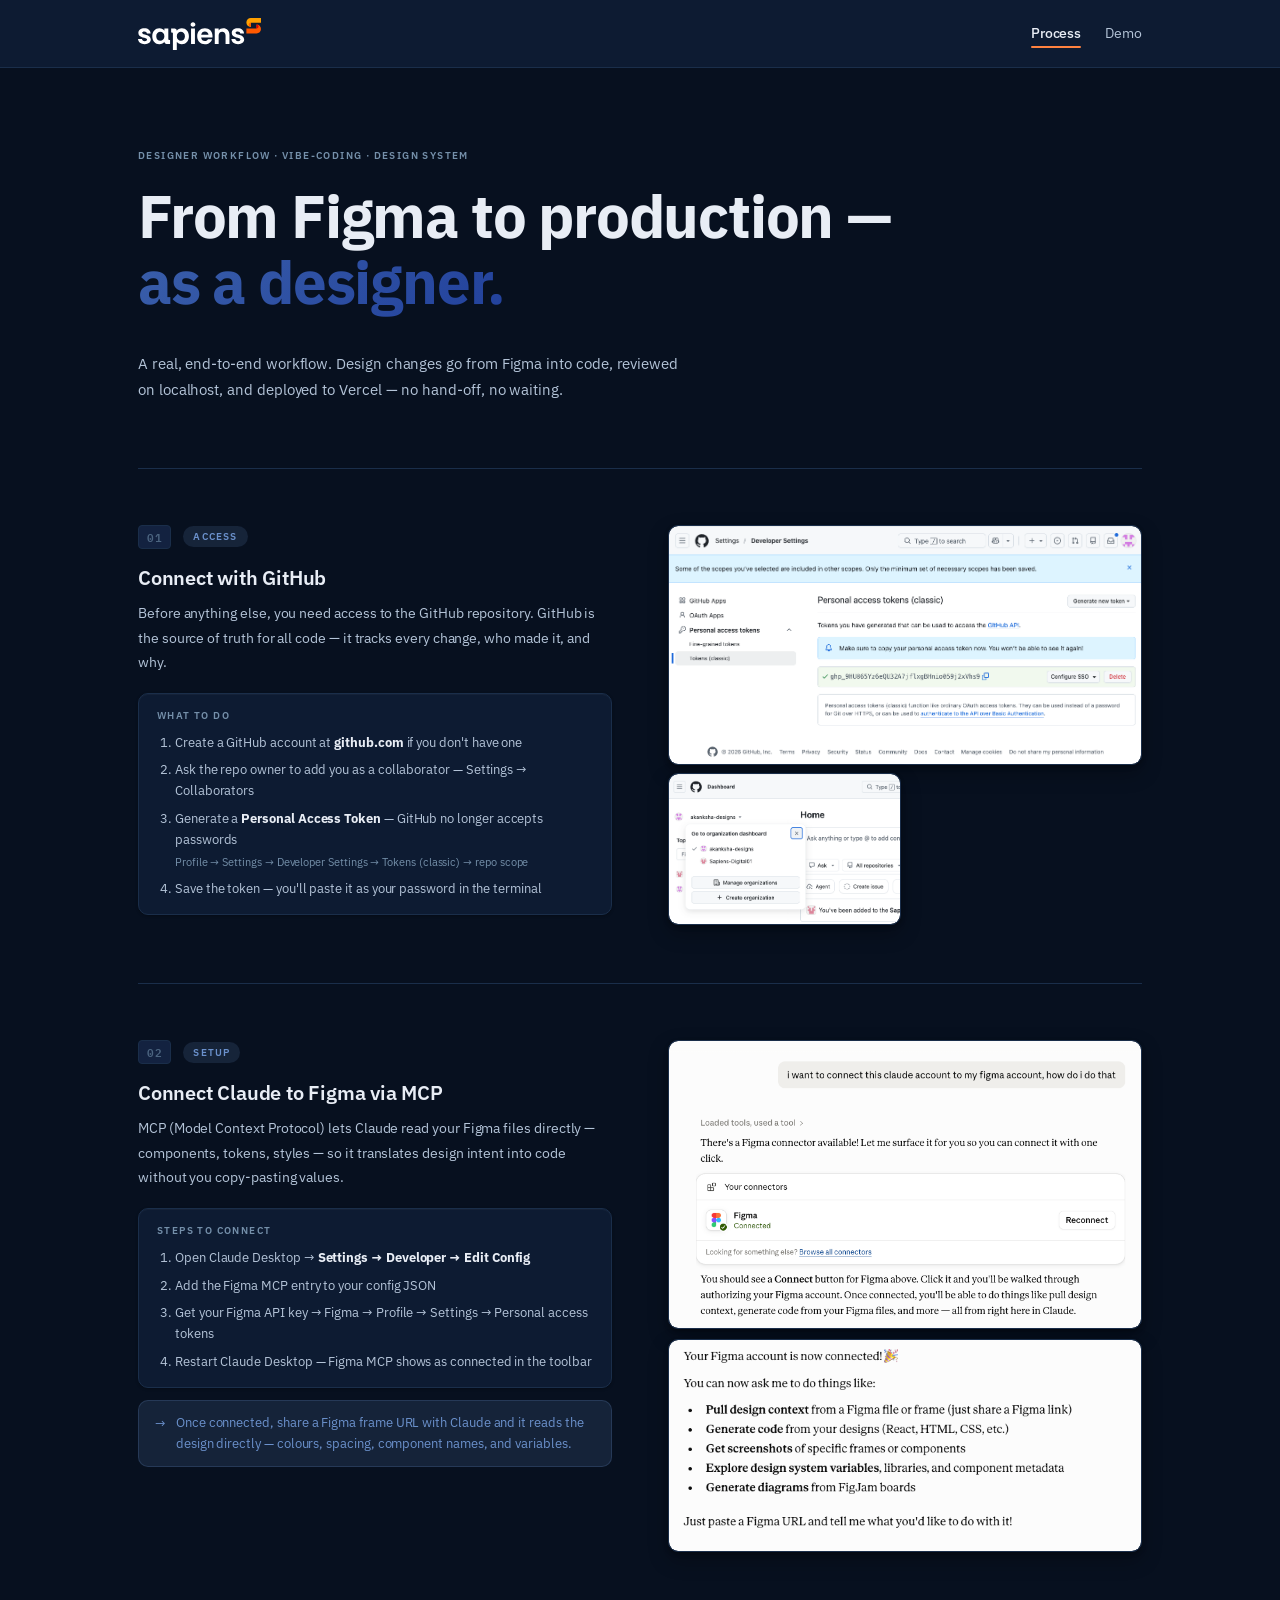
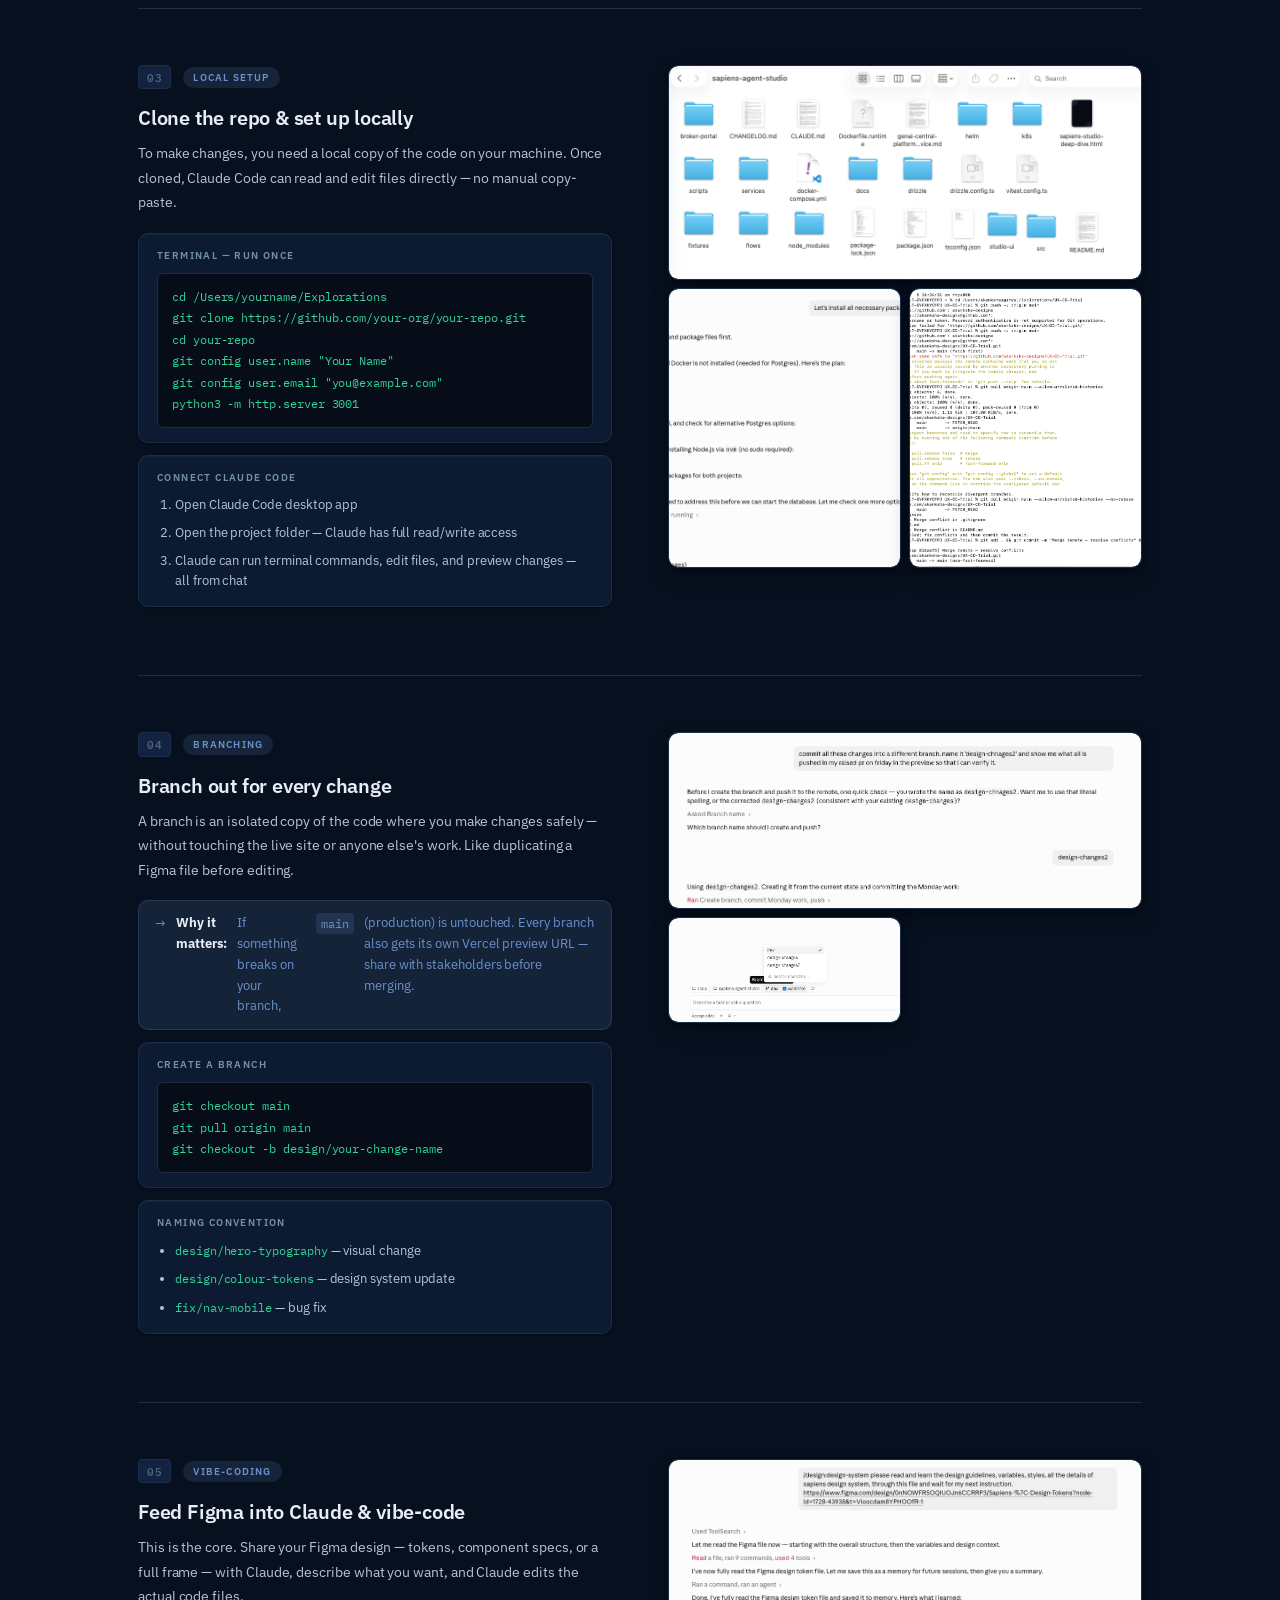
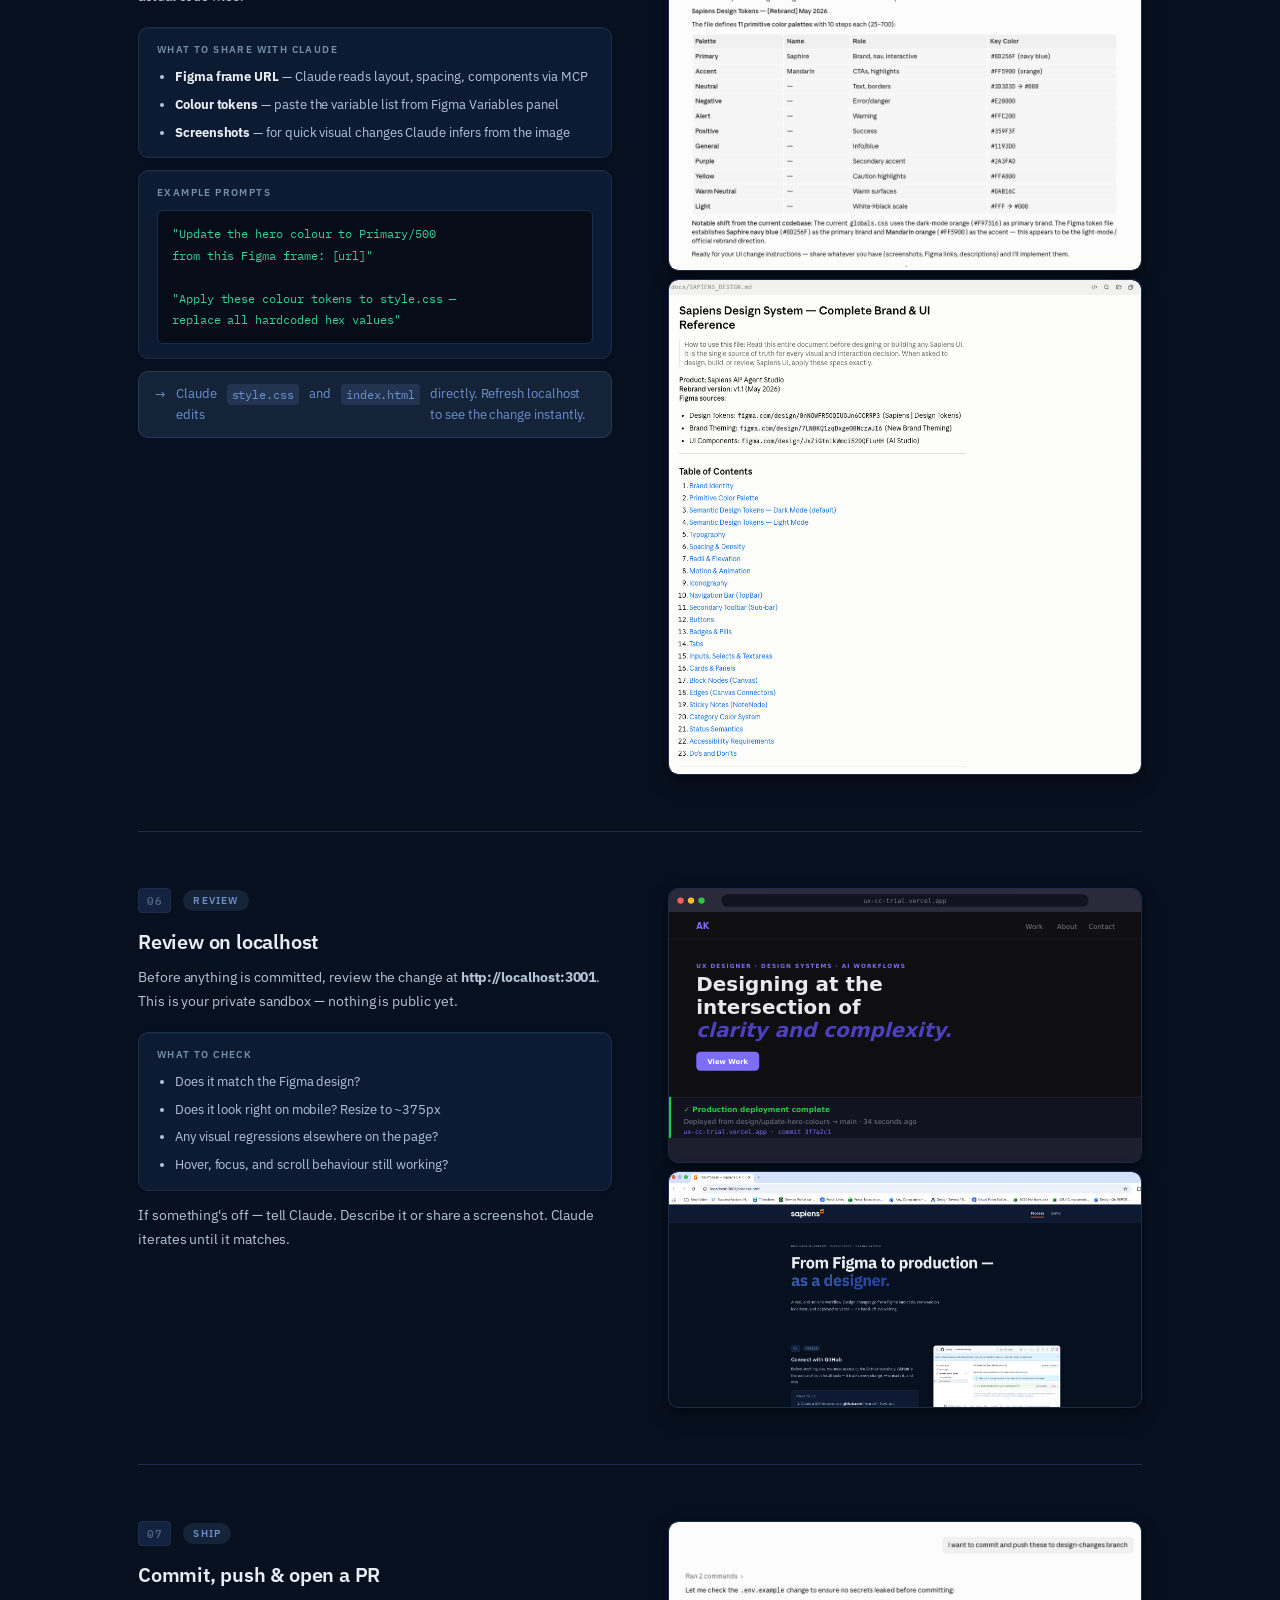
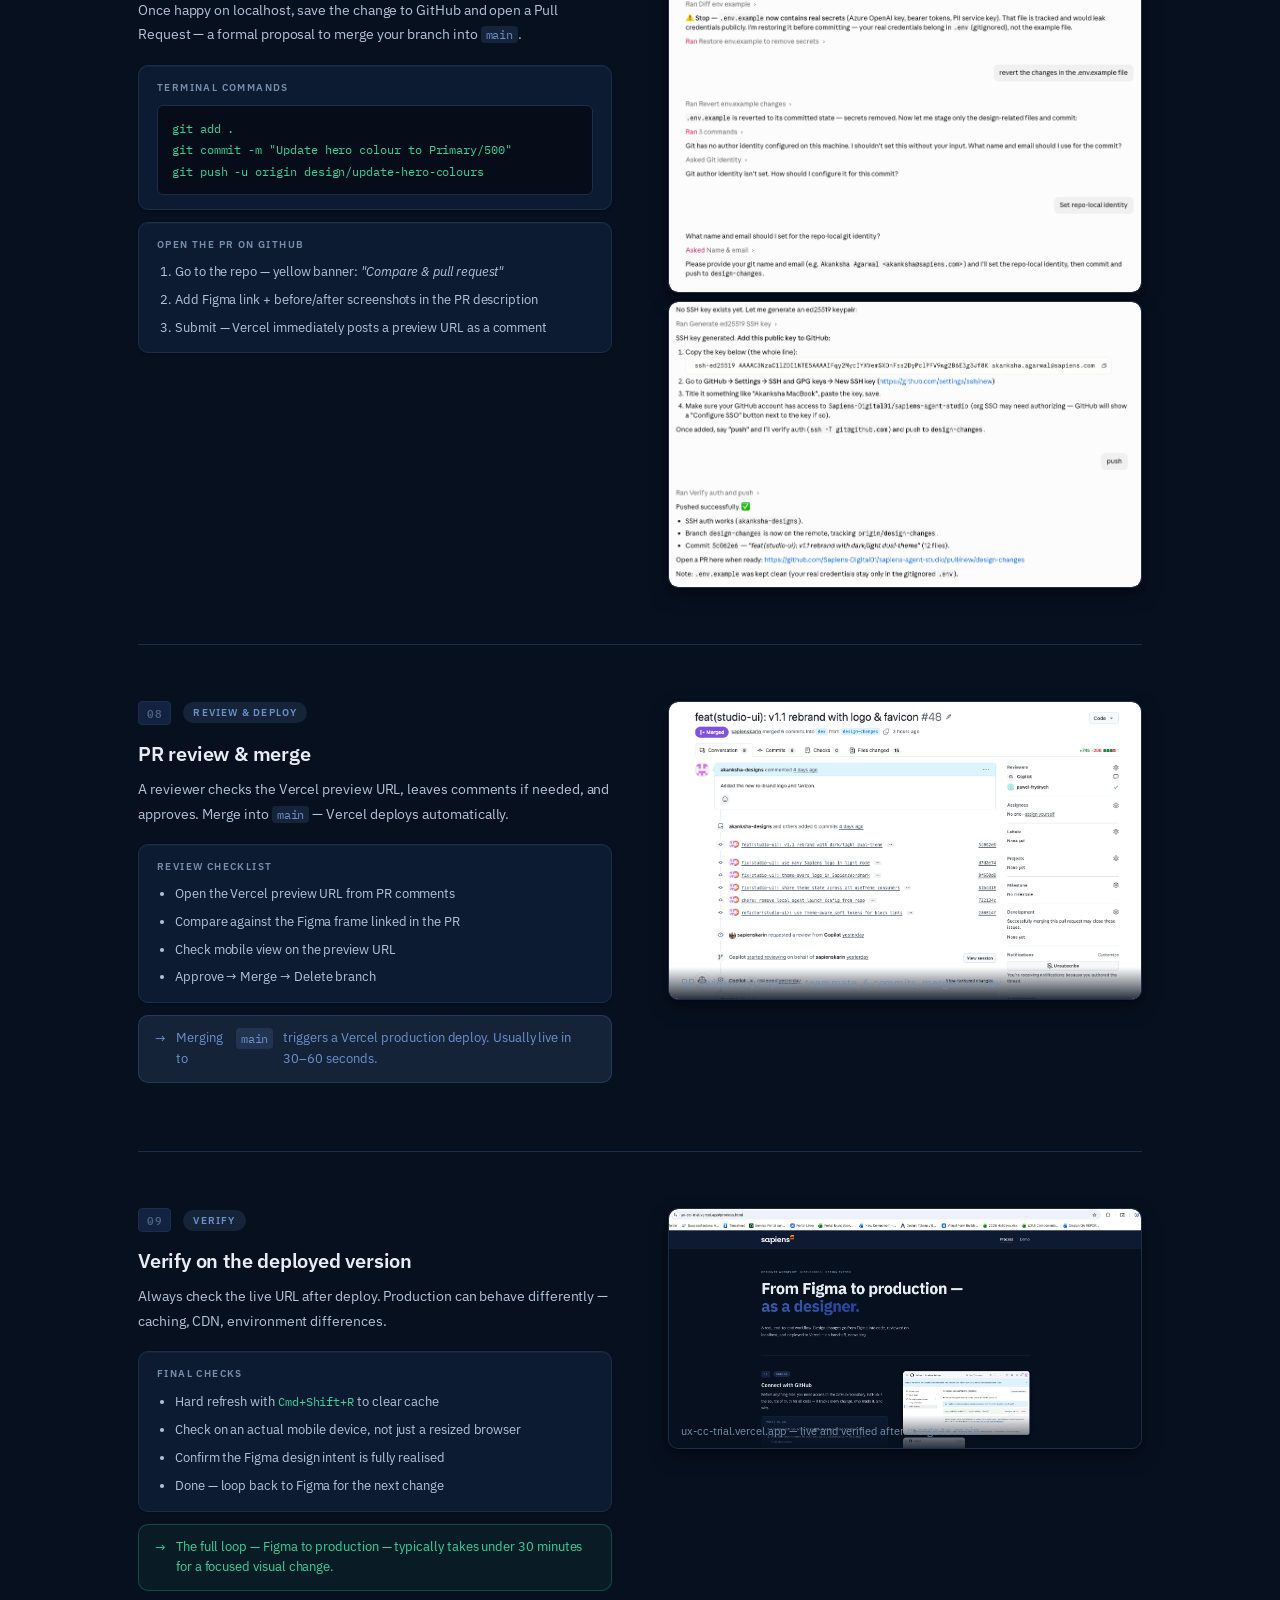
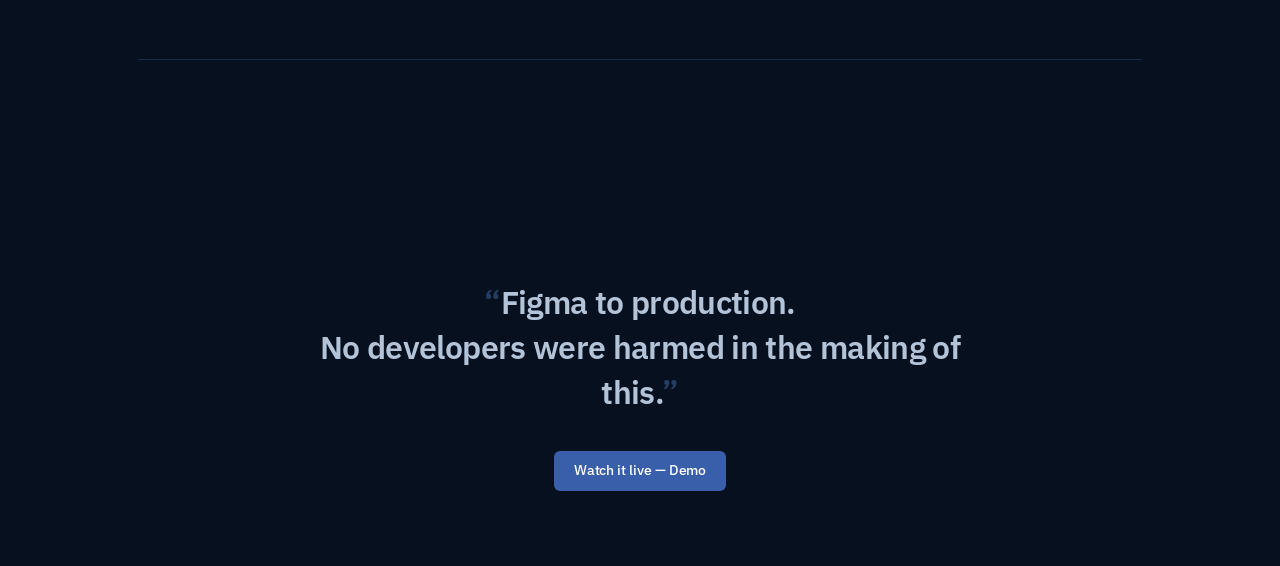
<file: index.html>
<!DOCTYPE html>
<html lang="en">
<head>
  <meta charset="UTF-8" />
  <meta name="viewport" content="width=device-width, initial-scale=1.0" />
  <title>The Process — Sapiens UX Workflow</title>
  <link rel="icon" type="image/svg+xml" href="favicon.svg" />
  <link rel="stylesheet" href="style.css" />
  <link rel="stylesheet" href="process.css" />
</head>
<body>
  <header class="site-header">
    <nav class="nav">
      <a href="index.html" class="nav-logo"><img src="images/sapiens-logo.svg" alt="Sapiens" /></a>
      <ul class="nav-links">
        <li><a href="index.html" class="active">Process</a></li>
        <li><a href="demo.html">Demo</a></li>
      </ul>
    </nav>
  </header>

  <main class="process-main">

    <div class="process-hero">
      <p class="hero-label">Designer Workflow · Vibe-Coding · Design System</p>
      <h1 class="hero-heading">From Figma to production —<br /><em>as a designer.</em></h1>
      <p class="process-hero-sub">A real, end-to-end workflow. Design changes go from Figma into code, reviewed on localhost, and deployed to Vercel — no hand-off, no waiting.</p>
    </div>

    <div class="steps">

      <!-- ─── Step 1 ─── -->
      <article class="step">
        <div class="step-body">
          <div class="step-content">
            <div class="step-header">
              <span class="step-number">01</span>
              <span class="step-tag">Access</span>
            </div>
            <h2>Connect with GitHub</h2>
            <p>Before anything else, you need access to the GitHub repository. GitHub is the source of truth for all code — it tracks every change, who made it, and why.</p>
            <div class="step-block">
              <p class="step-block-label">What to do</p>
              <ol>
                <li>Create a GitHub account at <strong>github.com</strong> if you don't have one</li>
                <li>Ask the repo owner to add you as a collaborator — Settings → Collaborators</li>
                <li>Generate a <strong>Personal Access Token</strong> — GitHub no longer accepts passwords<br />
                  <span class="muted">Profile → Settings → Developer Settings → Tokens (classic) → repo scope</span></li>
                <li>Save the token — you'll paste it as your password in the terminal</li>
              </ol>
            </div>
          </div>
          <div class="step-images" data-count="2">
            <div class="img-collage img-collage--s1">
              <figure class="img-slot img-slot--landscape">
                <img src="images/s1-github-pat.png" alt="GitHub Personal Access Tokens page" />
                <figcaption>Settings → Developer Settings → Personal access tokens (classic)</figcaption>
              </figure>
              <figure class="img-slot img-slot--portrait">
                <img src="images/s1-github-orgs.png" alt="GitHub org switcher" />
                <figcaption>Switch between your personal account and org</figcaption>
              </figure>
            </div>
          </div>
        </div>
      </article>

      <!-- ─── Step 2 ─── -->
      <article class="step">
        <div class="step-body">
          <div class="step-content">
            <div class="step-header">
              <span class="step-number">02</span>
              <span class="step-tag">Setup</span>
            </div>
            <h2>Connect Claude to Figma via MCP</h2>
            <p>MCP (Model Context Protocol) lets Claude read your Figma files directly — components, tokens, styles — so it translates design intent into code without you copy-pasting values.</p>
            <div class="step-block">
              <p class="step-block-label">Steps to connect</p>
              <ol>
                <li>Open Claude Desktop → <strong>Settings → Developer → Edit Config</strong></li>
                <li>Add the Figma MCP entry to your config JSON</li>
                <li>Get your Figma API key → Figma → Profile → Settings → Personal access tokens</li>
                <li>Restart Claude Desktop — Figma MCP shows as connected in the toolbar</li>
              </ol>
            </div>
            <div class="step-callout">
              <span class="callout-icon">→</span>
              Once connected, share a Figma frame URL with Claude and it reads the design directly — colours, spacing, component names, and variables.
            </div>
          </div>
          <div class="step-images" data-count="2">
            <div class="img-collage img-collage--s2">
              <figure class="img-slot">
                <img src="images/s2-figma-connector.png" alt="Claude Figma connector panel" />
                <figcaption>Claude → Your connectors → Figma → Connect</figcaption>
              </figure>
              <figure class="img-slot">
                <img src="images/s2-figma-connected.png" alt="Figma account connected confirmation" />
                <figcaption>Figma account connected — Claude can now read your design files</figcaption>
              </figure>
            </div>
          </div>
        </div>
      </article>

      <!-- ─── Step 3 ─── -->
      <article class="step">
        <div class="step-body">
          <div class="step-content">
            <div class="step-header">
              <span class="step-number">03</span>
              <span class="step-tag">Local Setup</span>
            </div>
            <h2>Clone the repo &amp; set up locally</h2>
            <p>To make changes, you need a local copy of the code on your machine. Once cloned, Claude Code can read and edit files directly — no manual copy-paste.</p>
            <div class="step-block">
              <p class="step-block-label">Terminal — run once</p>
              <pre><code>cd /Users/yourname/Explorations
git clone https://github.com/your-org/your-repo.git
cd your-repo
git config user.name "Your Name"
git config user.email "you@example.com"
python3 -m http.server 3001</code></pre>
            </div>
            <div class="step-block">
              <p class="step-block-label">Connect Claude Code</p>
              <ol>
                <li>Open Claude Code desktop app</li>
                <li>Open the project folder — Claude has full read/write access</li>
                <li>Claude can run terminal commands, edit files, and preview changes — all from chat</li>
              </ol>
            </div>
          </div>
          <div class="step-images" data-count="3">
            <div class="img-collage img-collage--s3">
              <figure class="img-slot img-slot--top">
                <img src="images/s3-repo-files.png" alt="Repo folder structure in Finder" />
                <figcaption>The cloned repo — project structure in Finder</figcaption>
              </figure>
              <figure class="img-slot img-slot--bl">
                <img src="images/s3-claude-install.png" alt="Claude installing packages" />
                <figcaption>Claude installing dependencies</figcaption>
              </figure>
              <figure class="img-slot img-slot--br">
                <img src="images/s3-terminal.png" alt="Terminal showing git commands" />
                <figcaption>Terminal — git setup and push</figcaption>
              </figure>
            </div>
          </div>
        </div>
      </article>

      <!-- ─── Step 4 ─── -->
      <article class="step">
        <div class="step-body">
          <div class="step-content">
            <div class="step-header">
              <span class="step-number">04</span>
              <span class="step-tag">Branching</span>
            </div>
            <h2>Branch out for every change</h2>
            <p>A branch is an isolated copy of the code where you make changes safely — without touching the live site or anyone else's work. Like duplicating a Figma file before editing.</p>
            <div class="step-callout">
              <span class="callout-icon">→</span>
              <strong>Why it matters:</strong> If something breaks on your branch, <code>main</code> (production) is untouched. Every branch also gets its own Vercel preview URL — share with stakeholders before merging.
            </div>
            <div class="step-block">
              <p class="step-block-label">Create a branch</p>
              <pre><code>git checkout main
git pull origin main
git checkout -b design/your-change-name</code></pre>
            </div>
            <div class="step-block">
              <p class="step-block-label">Naming convention</p>
              <ul>
                <li><code>design/hero-typography</code> — visual change</li>
                <li><code>design/colour-tokens</code> — design system update</li>
                <li><code>fix/nav-mobile</code> — bug fix</li>
              </ul>
            </div>
          </div>
          <div class="step-images" data-count="2">
            <div class="img-collage img-collage--s4">
              <figure class="img-slot img-slot--top">
                <img src="images/s4-claude-branch.png" alt="Claude creating a new branch" />
                <figcaption>Claude creating the branch and committing — all from chat</figcaption>
              </figure>
              <figure class="img-slot img-slot--bl">
                <img src="images/s4-branch-switcher.png" alt="Branch switcher showing design branches" />
                <figcaption>Branch switcher — design-changes, design-changes2 visible alongside dev</figcaption>
              </figure>
            </div>
          </div>
        </div>
      </article>

      <!-- ─── Step 5 ─── -->
      <article class="step">
        <div class="step-body">
          <div class="step-content">
            <div class="step-header">
              <span class="step-number">05</span>
              <span class="step-tag">Vibe-Coding</span>
            </div>
            <h2>Feed Figma into Claude &amp; vibe-code</h2>
            <p>This is the core. Share your Figma design — tokens, component specs, or a full frame — with Claude, describe what you want, and Claude edits the actual code files.</p>
            <div class="step-block">
              <p class="step-block-label">What to share with Claude</p>
              <ul>
                <li><strong>Figma frame URL</strong> — Claude reads layout, spacing, components via MCP</li>
                <li><strong>Colour tokens</strong> — paste the variable list from Figma Variables panel</li>
                <li><strong>Screenshots</strong> — for quick visual changes Claude infers from the image</li>
              </ul>
            </div>
            <div class="step-block">
              <p class="step-block-label">Example prompts</p>
              <pre><code>"Update the hero colour to Primary/500
from this Figma frame: [url]"

"Apply these colour tokens to style.css —
replace all hardcoded hex values"</code></pre>
            </div>
            <div class="step-callout">
              <span class="callout-icon">→</span>
              Claude edits <code>style.css</code> and <code>index.html</code> directly. Refresh localhost to see the change instantly.
            </div>
          </div>
          <div class="step-images" data-count="2">
            <div class="img-collage img-collage--s5">
              <figure class="img-slot img-slot--top">
                <img src="images/s5-claude-reads.png" alt="Claude reading and summarising design tokens" />
                <figcaption>Claude reads the Figma tokens and is ready to apply them to code</figcaption>
              </figure>
              <figure class="img-slot img-slot--bottom">
                <img src="images/s5-design-file.png" alt="Sapiens Design System file fed to Claude" />
                <figcaption>Feeding the Sapiens design system file to Claude</figcaption>
              </figure>
            </div>
          </div>
        </div>
      </article>

      <!-- ─── Step 6 ─── -->
      <article class="step">
        <div class="step-body">
          <div class="step-content">
            <div class="step-header">
              <span class="step-number">06</span>
              <span class="step-tag">Review</span>
            </div>
            <h2>Review on localhost</h2>
            <p>Before anything is committed, review the change at <strong>http://localhost:3001</strong>. This is your private sandbox — nothing is public yet.</p>
            <div class="step-block">
              <p class="step-block-label">What to check</p>
              <ul>
                <li>Does it match the Figma design?</li>
                <li>Does it look right on mobile? Resize to ~375px</li>
                <li>Any visual regressions elsewhere on the page?</li>
                <li>Hover, focus, and scroll behaviour still working?</li>
              </ul>
            </div>
            <p>If something's off — tell Claude. Describe it or share a screenshot. Claude iterates until it matches.</p>
          </div>
          <div class="step-images" data-count="2">
            <div class="img-collage img-collage--s6">
              <figure class="img-slot">
                <img src="images/step9-deployed.svg" alt="Old design before changes" />
                <figcaption>Before — old design on localhost</figcaption>
              </figure>
              <figure class="img-slot">
                <img src="images/s6-localhost.png" alt="New design after vibe-coding changes" />
                <figcaption>After — updated design with Sapiens branding on localhost</figcaption>
              </figure>
            </div>
          </div>
        </div>
      </article>

      <!-- ─── Step 7 ─── -->
      <article class="step">
        <div class="step-body">
          <div class="step-content">
            <div class="step-header">
              <span class="step-number">07</span>
              <span class="step-tag">Ship</span>
            </div>
            <h2>Commit, push &amp; open a PR</h2>
            <p>Once happy on localhost, save the change to GitHub and open a Pull Request — a formal proposal to merge your branch into <code>main</code>.</p>
            <div class="step-block">
              <p class="step-block-label">Terminal commands</p>
              <pre><code>git add .
git commit -m "Update hero colour to Primary/500"
git push -u origin design/update-hero-colours</code></pre>
            </div>
            <div class="step-block">
              <p class="step-block-label">Open the PR on GitHub</p>
              <ol>
                <li>Go to the repo — yellow banner: <em>"Compare &amp; pull request"</em></li>
                <li>Add Figma link + before/after screenshots in the PR description</li>
                <li>Submit — Vercel immediately posts a preview URL as a comment</li>
              </ol>
            </div>
          </div>
          <div class="step-images" data-count="2">
            <div class="img-collage img-collage--s7">
              <figure class="img-slot img-slot--top">
                <img src="images/s7-commit-process.png" alt="Claude committing and resolving git identity" />
                <figcaption>Claude staging files, resolving git identity, and committing cleanly</figcaption>
              </figure>
              <figure class="img-slot img-slot--bottom">
                <img src="images/s7-push-success.png" alt="Claude pushing branch successfully to GitHub" />
                <figcaption>Branch pushed — SSH auth verified, PR link ready</figcaption>
              </figure>
            </div>
          </div>
        </div>
      </article>

      <!-- ─── Step 8 ─── -->
      <article class="step">
        <div class="step-body">
          <div class="step-content">
            <div class="step-header">
              <span class="step-number">08</span>
              <span class="step-tag">Review &amp; Deploy</span>
            </div>
            <h2>PR review &amp; merge</h2>
            <p>A reviewer checks the Vercel preview URL, leaves comments if needed, and approves. Merge into <code>main</code> — Vercel deploys automatically.</p>
            <div class="step-block">
              <p class="step-block-label">Review checklist</p>
              <ul>
                <li>Open the Vercel preview URL from PR comments</li>
                <li>Compare against the Figma frame linked in the PR</li>
                <li>Check mobile view on the preview URL</li>
                <li>Approve → Merge → Delete branch</li>
              </ul>
            </div>
            <div class="step-callout">
              <span class="callout-icon">→</span>
              Merging to <code>main</code> triggers a Vercel production deploy. Usually live in 30–60 seconds.
            </div>
          </div>
          <div class="step-images" data-count="1">
            <figure class="img-slot">
              <img src="images/s8-pr-review.png" alt="GitHub PR merged with Copilot and peer review" />
              <figcaption>PR reviewed by Copilot + teammate, 6 commits, merged into dev</figcaption>
            </figure>
          </div>
        </div>
      </article>

      <!-- ─── Step 9 ─── -->
      <article class="step">
        <div class="step-body">
          <div class="step-content">
            <div class="step-header">
              <span class="step-number">09</span>
              <span class="step-tag">Verify</span>
            </div>
            <h2>Verify on the deployed version</h2>
            <p>Always check the live URL after deploy. Production can behave differently — caching, CDN, environment differences.</p>
            <div class="step-block">
              <p class="step-block-label">Final checks</p>
              <ul>
                <li>Hard refresh with <code>Cmd+Shift+R</code> to clear cache</li>
                <li>Check on an actual mobile device, not just a resized browser</li>
                <li>Confirm the Figma design intent is fully realised</li>
                <li>Done — loop back to Figma for the next change</li>
              </ul>
            </div>
            <div class="step-callout" style="border-color: rgb(52 211 153 / 0.25); background: rgb(52 211 153 / 0.06); color: var(--success);">
              <span class="callout-icon">→</span>
              The full loop — Figma to production — typically takes under 30 minutes for a focused visual change.
            </div>
          </div>
          <div class="step-images" data-count="1">
            <figure class="img-slot">
              <img src="images/s9-deployed.png" alt="Live site on ux-cc-trial.vercel.app" />
              <figcaption>ux-cc-trial.vercel.app — live and verified after merge to main</figcaption>
            </figure>
          </div>
        </div>
      </article>

    </div><!-- /steps -->
  </main>

  <section class="process-end">
    <p class="process-end-quote">Figma to production.<br />No developers were harmed in the making of this.</p>
    <a href="demo.html" class="btn btn-primary">Watch it live — Demo</a>
  </section>
</body>
</html>
</file>
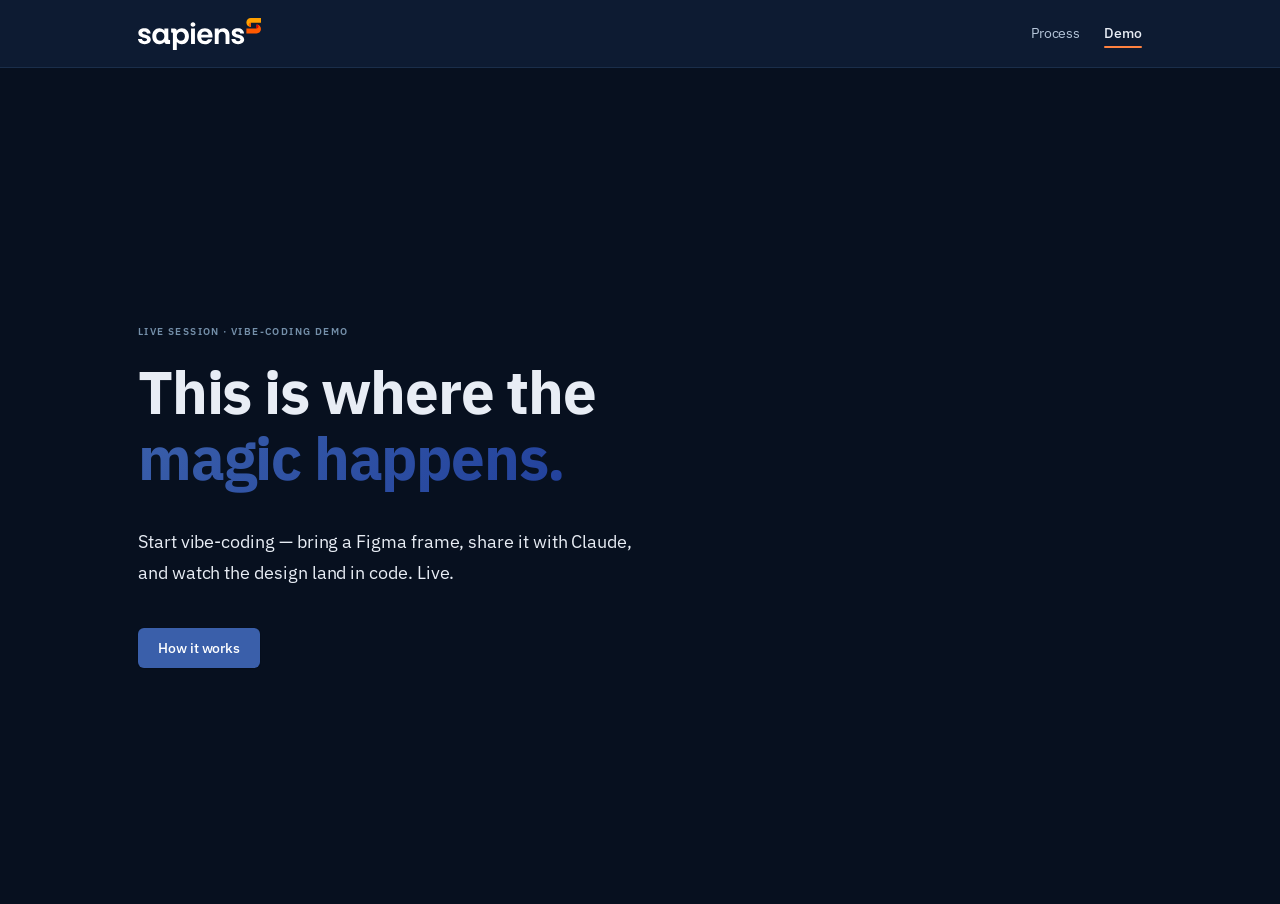
<file: demo.html>
<!DOCTYPE html>
<html lang="en">
<head>
  <meta charset="UTF-8" />
  <meta name="viewport" content="width=device-width, initial-scale=1.0" />
  <title>Demo — UX-CC-Trial</title>
  <link rel="icon" type="image/svg+xml" href="favicon.svg" />
  <link rel="stylesheet" href="style.css" />
</head>
<body>
  <header class="site-header">
    <nav class="nav">
      <a href="index.html" class="nav-logo"><img src="images/sapiens-logo.svg" alt="Sapiens" /></a>
      <ul class="nav-links">
        <li><a href="index.html">Process</a></li>
        <li><a href="demo.html" class="active">Demo</a></li>
      </ul>
    </nav>
  </header>

  <main>
    <section class="hero" style="min-height: calc(100vh - 64px); display: flex; flex-direction: column; justify-content: center;">
      <p class="hero-label">Live Session · Vibe-Coding Demo</p>
      <h1 class="hero-heading">This is where the<br /><em>magic happens.</em></h1>
      <p style="color: var(--color-muted); font-size: 18px; max-width: 520px; line-height: 1.7; margin-bottom: 40px;">
        Start vibe-coding — bring a Figma frame, share it with Claude, and watch the design land in code. Live.
      </p>
      <div style="display: flex; gap: 16px; flex-wrap: wrap;">
        <a href="index.html" class="btn btn-primary">How it works</a>
      </div>
    </section>
  </main>

</body>
</html>
</file>
<file: style.css>
/* ── Sapiens Design Tokens ── */
@import url('https://fonts.googleapis.com/css2?family=IBM+Plex+Mono:wght@400;500;600&family=IBM+Plex+Sans:wght@300;400;500;600;700&display=swap');

:root {
  /* Surfaces */
  --bg:              #07101F;
  --bg-canvas:       #050D17;
  --surface:         #0D1B32;
  --surface-solid:   #0D1B32;
  --surface-raised:  #132240;
  --surface-sunken:  #060C18;

  /* Borders */
  --border:          #1A2E4A;
  --border-strong:   #243D63;
  --border-subtle:   #0D1D32;

  /* Text */
  --text-primary:    #E8EDF5;
  --text-secondary:  #B4C4D8;
  --text-muted:      #7590AA;
  --text-subtle:     #4C6580;
  --text-disabled:   #334E65;
  --text-on-fill:    #ffffff;

  /* Brand — Saphire navy */
  --primary:         #6B91CC;
  --primary-hover:   #7BA1DA;
  --primary-active:  #4A6BAA;
  --primary-soft:    rgb(107 145 204 / 0.15);
  --primary-ring:    rgb(107 145 204 / 0.38);
  --brand:           var(--primary);
  --brand-fill:      #3A5FAA;
  --brand-fill-hover:#4A70BC;
  --brand-grad-from: #3A5FAA;
  --brand-grad-to:   #22419C;

  /* Accent — Mandarin orange (nav underline ONLY) */
  --accent:          #FF5900;
  --accent-soft:     rgb(255 89 0 / 0.12);
  --nav-underline:   #FF8240;

  /* Status */
  --success:         #34D399;
  --success-soft:    rgb(52 211 153 / 0.12);
  --warning:         #FBBF24;
  --warning-soft:    rgb(251 191 36 / 0.12);
  --danger:          #F87171;
  --danger-soft:     rgb(248 113 113 / 0.12);
  --danger-fill:     #C1443C;
  --info:            #60A5FA;
  --info-soft:       rgb(96 165 250 / 0.12);

  /* Shadows */
  --shadow-sm: 0 1px 0 rgb(255 255 255 / 0.03) inset, 0 1px 3px rgb(0 0 0 / 0.3);
  --shadow-md: 0 2px 4px rgb(0 0 0 / 0.28), 0 8px 20px rgb(0 0 0 / 0.28);
  --shadow-lg: 0 4px 8px rgb(0 0 0 / 0.35), 0 16px 40px rgb(0 0 0 / 0.42);
  --shadow-btn: 0 0 1px rgba(3,11,23,.30), 0 1px 1px rgba(3,11,23,.15);

  /* Radii */
  --radius-xs: 4px;
  --radius-sm: 6px;
  --radius:    10px;
  --radius-lg: 14px;
  --radius-xl: 20px;

  /* Motion */
  --duration-fast:   120ms;
  --duration:        200ms;
  --duration-slow:   320ms;
  --ease:            cubic-bezier(0.4, 0, 0.2, 1);

  /* Typography */
  --font-sans: 'IBM Plex Sans', system-ui, sans-serif;
  --font-mono: 'IBM Plex Mono', monospace;

  /* Layout */
  --max-w:     1100px;
  --nav-h:     68px;
}

/* ── Reset ── */
*, *::before, *::after { box-sizing: border-box; margin: 0; padding: 0; }
html { scroll-behavior: smooth; }

body {
  background: var(--bg);
  color: var(--text-primary);
  font-family: var(--font-sans);
  font-size: 13px;
  line-height: 1.5;
  letter-spacing: -0.005em;
  -webkit-font-smoothing: antialiased;
  text-rendering: optimizeLegibility;
}

a { color: inherit; text-decoration: none; }

/* ── Navigation (Sapiens TopBar) ── */
.site-header {
  position: sticky;
  top: 0;
  z-index: 100;
  background: var(--surface-solid);
  border-bottom: 1px solid var(--border);
  height: var(--nav-h);
}

.nav {
  max-width: var(--max-w);
  margin: 0 auto;
  padding: 0 48px;
  height: 100%;
  display: flex;
  align-items: center;
  justify-content: space-between;
}

.nav-logo {
  display: flex;
  align-items: center;
  height: 32px;
}

.nav-logo img {
  height: 32px;
  width: auto;
  display: block;
}

.nav-links {
  list-style: none;
  display: flex;
  gap: 24px;
  align-items: center;
}

.nav-links a {
  position: relative;
  color: var(--text-secondary);
  font-size: 14px;
  font-weight: 400;
  padding-bottom: 4px;
  transition: color var(--duration-fast) var(--ease);
}

.nav-links a:hover { color: var(--text-primary); }

/* Active nav tab — orange underline (Sapiens spec: this is the ONLY place accent is used) */
.nav-links a[style*="color: var(--color-text)"],
.nav-links a.active {
  color: var(--text-primary);
  font-weight: 500;
}

.nav-links a[style*="color: var(--color-text)"]::after,
.nav-links a.active::after {
  content: '';
  position: absolute;
  bottom: -2px;
  left: 0;
  right: 0;
  height: 2px;
  border-radius: 1px;
  background: var(--nav-underline);
}

/* ── Hero ── */
.hero {
  max-width: var(--max-w);
  margin: 0 auto;
  padding: 100px 48px 80px;
}

.hero-label {
  font-size: 10px;
  font-weight: 600;
  letter-spacing: 0.14em;
  text-transform: uppercase;
  color: var(--text-muted);
  margin-bottom: 20px;
}

.hero-heading {
  font-size: clamp(32px, 5vw, 60px);
  font-weight: 700;
  line-height: 1.1;
  letter-spacing: -0.02em;
  color: var(--text-primary);
  margin-bottom: 36px;
  max-width: 800px;
}

.hero-heading em {
  font-style: normal;
  background: linear-gradient(135deg, var(--brand-grad-from), var(--brand-grad-to));
  -webkit-background-clip: text;
  -webkit-text-fill-color: transparent;
  background-clip: text;
}

/* ── Buttons ── */
.btn {
  display: inline-flex;
  align-items: center;
  gap: 6px;
  padding: 0 20px;
  height: 40px;
  border-radius: var(--radius-sm);
  font-family: var(--font-sans);
  font-size: 14px;
  font-weight: 500;
  transition: background var(--duration-fast) var(--ease),
              box-shadow var(--duration-fast) var(--ease),
              transform var(--duration-fast) var(--ease);
  box-shadow: var(--shadow-btn);
  cursor: pointer;
  border: none;
}

.btn:hover { transform: translateY(-1px); }

.btn-primary {
  background: var(--brand-fill);
  color: var(--text-on-fill);
}

.btn-primary:hover { background: var(--brand-fill-hover); }

/* ── Work section ── */
.work {
  max-width: var(--max-w);
  margin: 0 auto;
  padding: 0 48px 80px;
}

.section-title {
  font-size: 10px;
  font-weight: 600;
  letter-spacing: 0.14em;
  text-transform: uppercase;
  color: var(--text-muted);
  margin-bottom: 32px;
}

.card-grid {
  display: grid;
  grid-template-columns: repeat(auto-fill, minmax(300px, 1fr));
  gap: 16px;
}

.card {
  background: var(--surface);
  border: 1px solid var(--border);
  border-radius: var(--radius);
  overflow: hidden;
  box-shadow: var(--shadow-sm);
  transition: transform var(--duration) var(--ease),
              border-color var(--duration) var(--ease),
              box-shadow var(--duration) var(--ease);
  cursor: pointer;
}

.card:hover {
  transform: translateY(-3px);
  border-color: var(--border-strong);
  box-shadow: var(--shadow-md);
}

.card-thumb {
  height: 180px;
}

.card-thumb--1 { background: linear-gradient(135deg, #0A1526 0%, #3A5FAA 100%); }
.card-thumb--2 { background: linear-gradient(135deg, #1A0E00 0%, #FF5900 100%); }
.card-thumb--3 { background: linear-gradient(135deg, #0A1B32 0%, #22419C 100%); }

.card-body { padding: 16px; }

.card-tag {
  display: inline-block;
  font-size: 10px;
  font-weight: 600;
  letter-spacing: 0.12em;
  text-transform: uppercase;
  color: var(--primary);
  margin-bottom: 8px;
}

.card-body h3 {
  font-size: 15px;
  font-weight: 600;
  color: var(--text-primary);
  margin-bottom: 6px;
}

.card-body p {
  font-size: 13px;
  color: var(--text-muted);
  line-height: 1.6;
}

/* ── About ── */
.about {
  border-top: 1px solid var(--border);
  background: var(--surface);
}

.about-inner {
  max-width: var(--max-w);
  margin: 0 auto;
  padding: 80px 48px;
  display: grid;
  grid-template-columns: 1fr 260px;
  gap: 80px;
  align-items: start;
}

.about-text h2 {
  font-size: 24px;
  font-weight: 700;
  letter-spacing: -0.02em;
  color: var(--text-primary);
  margin-bottom: 16px;
}

.about-text p {
  font-size: 14px;
  color: var(--text-secondary);
  max-width: 520px;
  margin-bottom: 12px;
  line-height: 1.7;
}

.about-text strong { color: var(--text-primary); }

.skills-list {
  list-style: none;
  display: flex;
  flex-direction: column;
  gap: 8px;
  padding-top: 4px;
}

.skills-list li {
  font-size: 13px;
  font-weight: 500;
  color: var(--text-muted);
  padding: 8px 14px;
  background: var(--surface-raised);
  border: 1px solid var(--border);
  border-radius: var(--radius-sm);
}

/* ── Footer ── */
.site-footer {
  border-top: 1px solid var(--border);
  max-width: var(--max-w);
  margin: 0 auto;
  padding: 32px 48px;
  display: flex;
  justify-content: space-between;
  align-items: center;
  font-size: 13px;
  color: var(--text-secondary);
}

.site-footer a { color: var(--primary); }
.site-footer a:hover { text-decoration: underline; }
.footer-note { color: var(--text-subtle); font-size: 12px; }

/* ── Scroll fade ── */
.fade-target { opacity: 0; transform: translateY(12px); transition: opacity var(--duration-slow) var(--ease), transform var(--duration-slow) var(--ease); }
.fade-target.visible { opacity: 1; transform: none; }

/* ── Reduced motion ── */
@media (prefers-reduced-motion: reduce) {
  *, *::before, *::after { animation-duration: 0.01ms !important; transition-duration: 0.01ms !important; }
}

/* ── Responsive ── */
@media (max-width: 720px) {
  .nav { padding: 0 20px; }
  .hero { padding: 60px 20px 48px; }
  .work { padding: 0 20px 60px; }
  .about-inner { grid-template-columns: 1fr; gap: 32px; padding: 48px 20px; }
  .site-footer { flex-direction: column; gap: 8px; text-align: center; padding: 24px 20px; }
}
</file>
<file: process.css>
/* ── Process page ── */

.process-main {
  max-width: var(--max-w);
  margin: 0 auto;
  padding: 0 48px 120px;
}

.process-hero {
  padding: 80px 0 64px;
  max-width: 100%;
}

.process-hero-sub {
  font-size: 15px;
  color: var(--text-secondary);
  line-height: 1.75;
  margin-top: 20px;
  max-width: 560px;
}

/* ── Steps container ── */
.steps { display: flex; flex-direction: column; }

/* ── Single step ── */
.step {
  padding: 56px 0;
  border-top: 1px solid var(--border);
}

.step:last-child { border-bottom: 1px solid var(--border); }

/* ── Side-by-side body ── */
.step-body {
  display: grid;
  grid-template-columns: 1fr 1fr;
  gap: 56px;
  align-items: start;
}

/* ── Content column ── */
.step-header {
  display: flex;
  align-items: center;
  gap: 12px;
  margin-bottom: 16px;
}

.step-number {
  font-size: 11px;
  font-weight: 600;
  font-family: var(--font-mono);
  color: var(--text-subtle);
  letter-spacing: 0.06em;
  background: var(--surface-raised);
  border: 1px solid var(--border);
  padding: 3px 8px;
  border-radius: var(--radius-xs);
}

.step-tag {
  font-size: 10px;
  font-weight: 600;
  letter-spacing: 0.12em;
  text-transform: uppercase;
  color: var(--primary);
  background: var(--primary-soft);
  padding: 3px 10px;
  border-radius: 20px;
}

.step-content h2 {
  font-size: 20px;
  font-weight: 600;
  letter-spacing: -0.01em;
  color: var(--text-primary);
  margin-bottom: 10px;
  line-height: 1.3;
}

.step-content > p {
  font-size: 14px;
  color: var(--text-secondary);
  line-height: 1.75;
  margin-bottom: 18px;
  max-width: 480px;
}

/* ── Instruction blocks ── */
.step-block {
  background: var(--surface);
  border: 1px solid var(--border);
  border-radius: var(--radius);
  padding: 14px 18px;
  margin-bottom: 12px;
  box-shadow: var(--shadow-sm);
}

.step-block-label {
  font-size: 10px;
  font-weight: 600;
  letter-spacing: 0.14em;
  text-transform: uppercase;
  color: var(--text-muted);
  margin-bottom: 10px;
}

.step-block ol,
.step-block ul {
  padding-left: 18px;
  display: flex;
  flex-direction: column;
  gap: 7px;
}

.step-block li {
  font-size: 13px;
  color: var(--text-secondary);
  line-height: 1.6;
}

.step-block li strong { color: var(--text-primary); }

.step-block pre {
  background: var(--surface-sunken);
  border: 1px solid var(--border);
  border-radius: var(--radius-sm);
  padding: 12px 14px;
  margin-top: 8px;
  overflow-x: auto;
}

.step-block code,
pre code {
  font-family: var(--font-mono);
  font-size: 12px;
  color: var(--success);
  line-height: 1.75;
  white-space: pre;
}

.step-content p code,
.step-callout code {
  font-family: var(--font-mono);
  font-size: 12px;
  color: var(--primary);
  background: var(--primary-soft);
  padding: 1px 5px;
  border-radius: var(--radius-xs);
}

.muted {
  display: block;
  font-size: 11px;
  color: var(--text-muted);
  margin-top: 4px;
}

/* ── Callout ── */
.step-callout {
  display: flex;
  gap: 10px;
  align-items: flex-start;
  background: var(--primary-soft);
  border: 1px solid rgb(107 145 204 / 0.2);
  border-radius: var(--radius);
  padding: 12px 16px;
  margin-bottom: 12px;
  font-size: 13px;
  color: var(--primary);
  line-height: 1.6;
}

.callout-icon { font-size: 13px; flex-shrink: 0; margin-top: 1px; }
.step-callout strong { color: var(--text-primary); }

/* ════════════════════════════════════════════
   IMAGE COLUMN — smart collage by data-count
   ════════════════════════════════════════════ */

.step-images {
  display: flex;
  flex-direction: column;
  gap: 0;
}

/* ── Collage grid containers ── */
.step-images[data-count="1"] .img-collage {
  display: block;
}

.step-images[data-count="2"] .img-collage:not([class*="img-collage--"]) {
  display: grid;
  grid-template-columns: 1fr 1fr;
  gap: 8px;
}

/* 3 images: 1 wide on top, 2 below */
.step-images[data-count="3"] .img-collage {
  display: grid;
  grid-template-columns: 1fr 1fr;
  grid-template-rows: auto auto;
  gap: 8px;
}

.step-images[data-count="3"] .img-slot:first-child {
  grid-column: 1 / -1;
}

/* 4 images: 2×2 grid */
.step-images[data-count="4"] .img-collage {
  display: grid;
  grid-template-columns: 1fr 1fr;
  gap: 8px;
}

/* ── Image slot ── */
.img-slot {
  position: relative;
  overflow: hidden;
  border-radius: var(--radius);
  border: 1px solid var(--border);
  background: var(--surface);
  box-shadow: var(--shadow-md);
  margin: 0;
}

.img-slot img {
  display: block;
  width: 100%;
  height: auto;
  border-radius: calc(var(--radius) - 1px);
  transition: transform var(--duration) var(--ease);
}

.img-slot:hover img { transform: scale(1.015); }

/* Caption */
.img-slot figcaption {
  position: absolute;
  bottom: 0;
  left: 0;
  right: 0;
  padding: 8px 12px;
  font-size: 11px;
  color: var(--text-muted);
  background: linear-gradient(to top, rgba(7,16,31,0.85) 0%, transparent 100%);
  opacity: 0;
  transform: translateY(4px);
  transition: opacity var(--duration) var(--ease), transform var(--duration) var(--ease);
  border-radius: 0 0 calc(var(--radius) - 1px) calc(var(--radius) - 1px);
}

.img-slot:hover figcaption {
  opacity: 1;
  transform: none;
}

/* ── Collage wrapper (used when multiple images) ── */
.img-collage {
  width: 100%;
}

/* Single image — no wrapper needed, slot directly in .step-images */
.step-images[data-count="1"] > .img-slot {
  width: 100%;
}

/* Caption always visible for single image */
.step-images[data-count="1"] > .img-slot figcaption {
  opacity: 1;
  transform: none;
}

/* ── Step 1 collage — landscape on top, portrait below left ── */
.img-collage--s1 {
  display: grid;
  grid-template-columns: 1fr 1fr;
  grid-template-rows: auto auto;
  gap: 8px;
}

.img-collage--s1 .img-slot--landscape {
  grid-column: 1 / -1;
}

.img-collage--s1 .img-slot--portrait {
  grid-column: 1 / 2;
}

/* ── Step 2 collage — stacked full width ── */
.img-collage--s2 {
  display: flex;
  flex-direction: column;
  gap: 10px;
  width: 100%;
}

.img-collage--s2 .img-slot {
  width: 100%;
}

/* ── Step 3 collage — folder on top, claude + terminal side by side below ── */
.img-collage--s3 {
  display: grid;
  grid-template-columns: 1fr 1fr;
  gap: 8px;
}

.img-collage--s3 .img-slot--top {
  grid-column: 1 / -1;
}

.img-collage--s3 .img-slot--bl,
.img-collage--s3 .img-slot--br {
  height: 280px;
  overflow: hidden;
}

.img-collage--s3 .img-slot--bl img,
.img-collage--s3 .img-slot--br img {
  width: 100%;
  height: 100%;
  object-fit: cover;
  object-position: top;
}

/* ── Step 4 collage — claude branch on top, switcher below left ── */
.img-collage--s4 {
  display: grid;
  grid-template-columns: 1fr 1fr;
  gap: 8px;
}

.img-collage--s4 .img-slot--top {
  grid-column: 1 / -1;
}

.img-collage--s4 .img-slot--bl {
  grid-column: 1 / 2;
}

/* ── Step 5 collage — design file on top, claude response below ── */
.img-collage--s5 {
  display: flex;
  flex-direction: column;
  gap: 8px;
  width: 100%;
}

.img-collage--s5 .img-slot {
  width: 100%;
}

/* ── Step 7 collage — push success on top, commit process below ── */
.img-collage--s7 {
  display: flex;
  flex-direction: column;
  gap: 8px;
  width: 100%;
}

.img-collage--s7 .img-slot {
  width: 100%;
}

/* ── Step 6 collage — before/after stacked ── */
.img-collage--s6 {
  display: flex;
  flex-direction: column;
  gap: 8px;
  width: 100%;
}

.img-collage--s6 .img-slot {
  width: 100%;
}

/* ── End section ── */
.process-end {
  text-align: center;
  padding: 100px 48px 80px;
  display: flex;
  flex-direction: column;
  align-items: center;
  gap: 36px;
}

.process-end-quote {
  font-size: clamp(20px, 3vw, 32px);
  font-weight: 600;
  line-height: 1.4;
  letter-spacing: -0.02em;
  color: var(--text-secondary);
  max-width: 680px;
}

.process-end-quote::before { content: '\201C'; color: var(--border-strong); }
.process-end-quote::after  { content: '\201D'; color: var(--border-strong); }

/* ── Reduced motion ── */
@media (prefers-reduced-motion: reduce) {
  .img-slot img,
  .img-slot figcaption { transition: none; }
}

/* ── Responsive ── */
@media (max-width: 900px) {
  .step-body {
    grid-template-columns: 1fr;
    gap: 32px;
  }

  .step-images {
    position: static;
  }

  .process-main { padding: 0 24px 80px; }
  .process-hero { padding: 48px 0 40px; }
}

@media (max-width: 600px) {
  .step { padding: 40px 0; }
  .step-content h2 { font-size: 18px; }
  .process-main { padding: 0 20px 60px; }

  .step-images[data-count="2"] .img-collage,
  .step-images[data-count="3"] .img-collage,
  .step-images[data-count="4"] .img-collage {
    grid-template-columns: 1fr;
  }

  .step-images[data-count="3"] .img-slot:first-child {
    grid-column: 1;
  }
}
</file>
